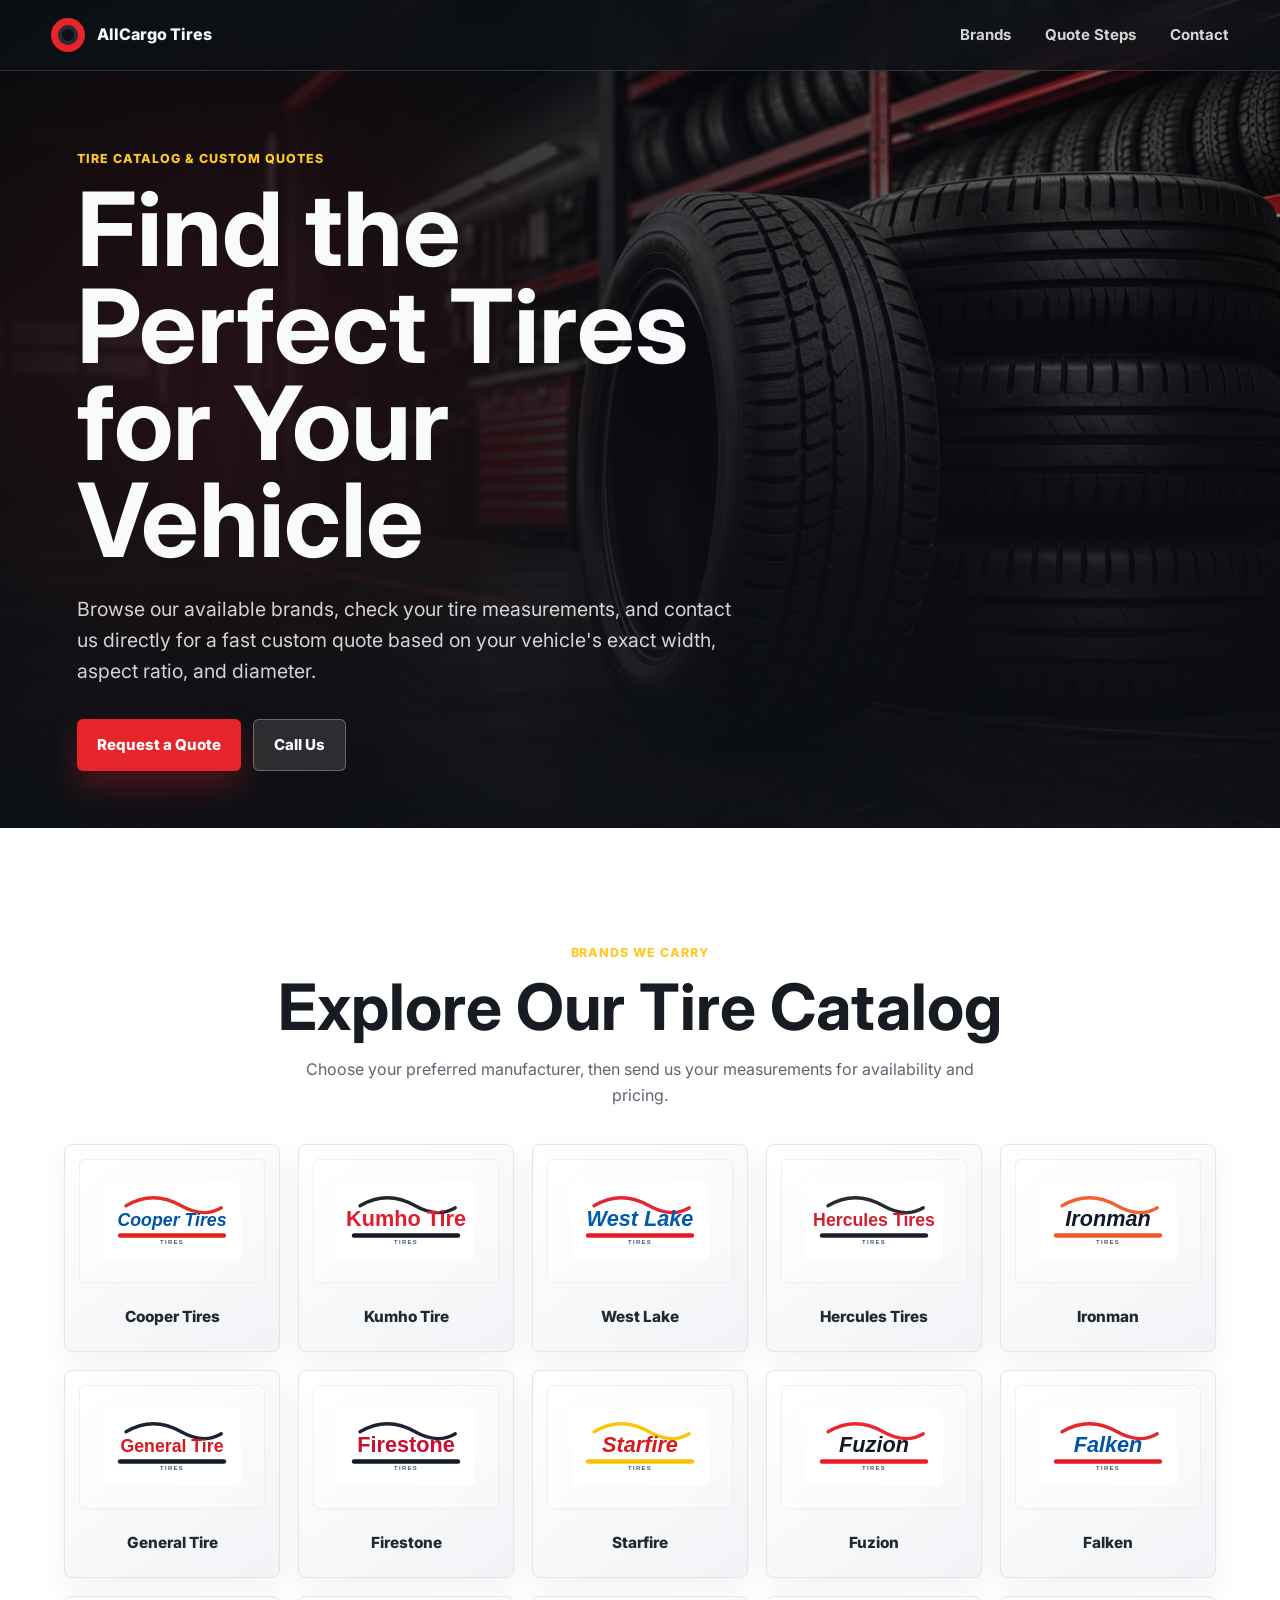
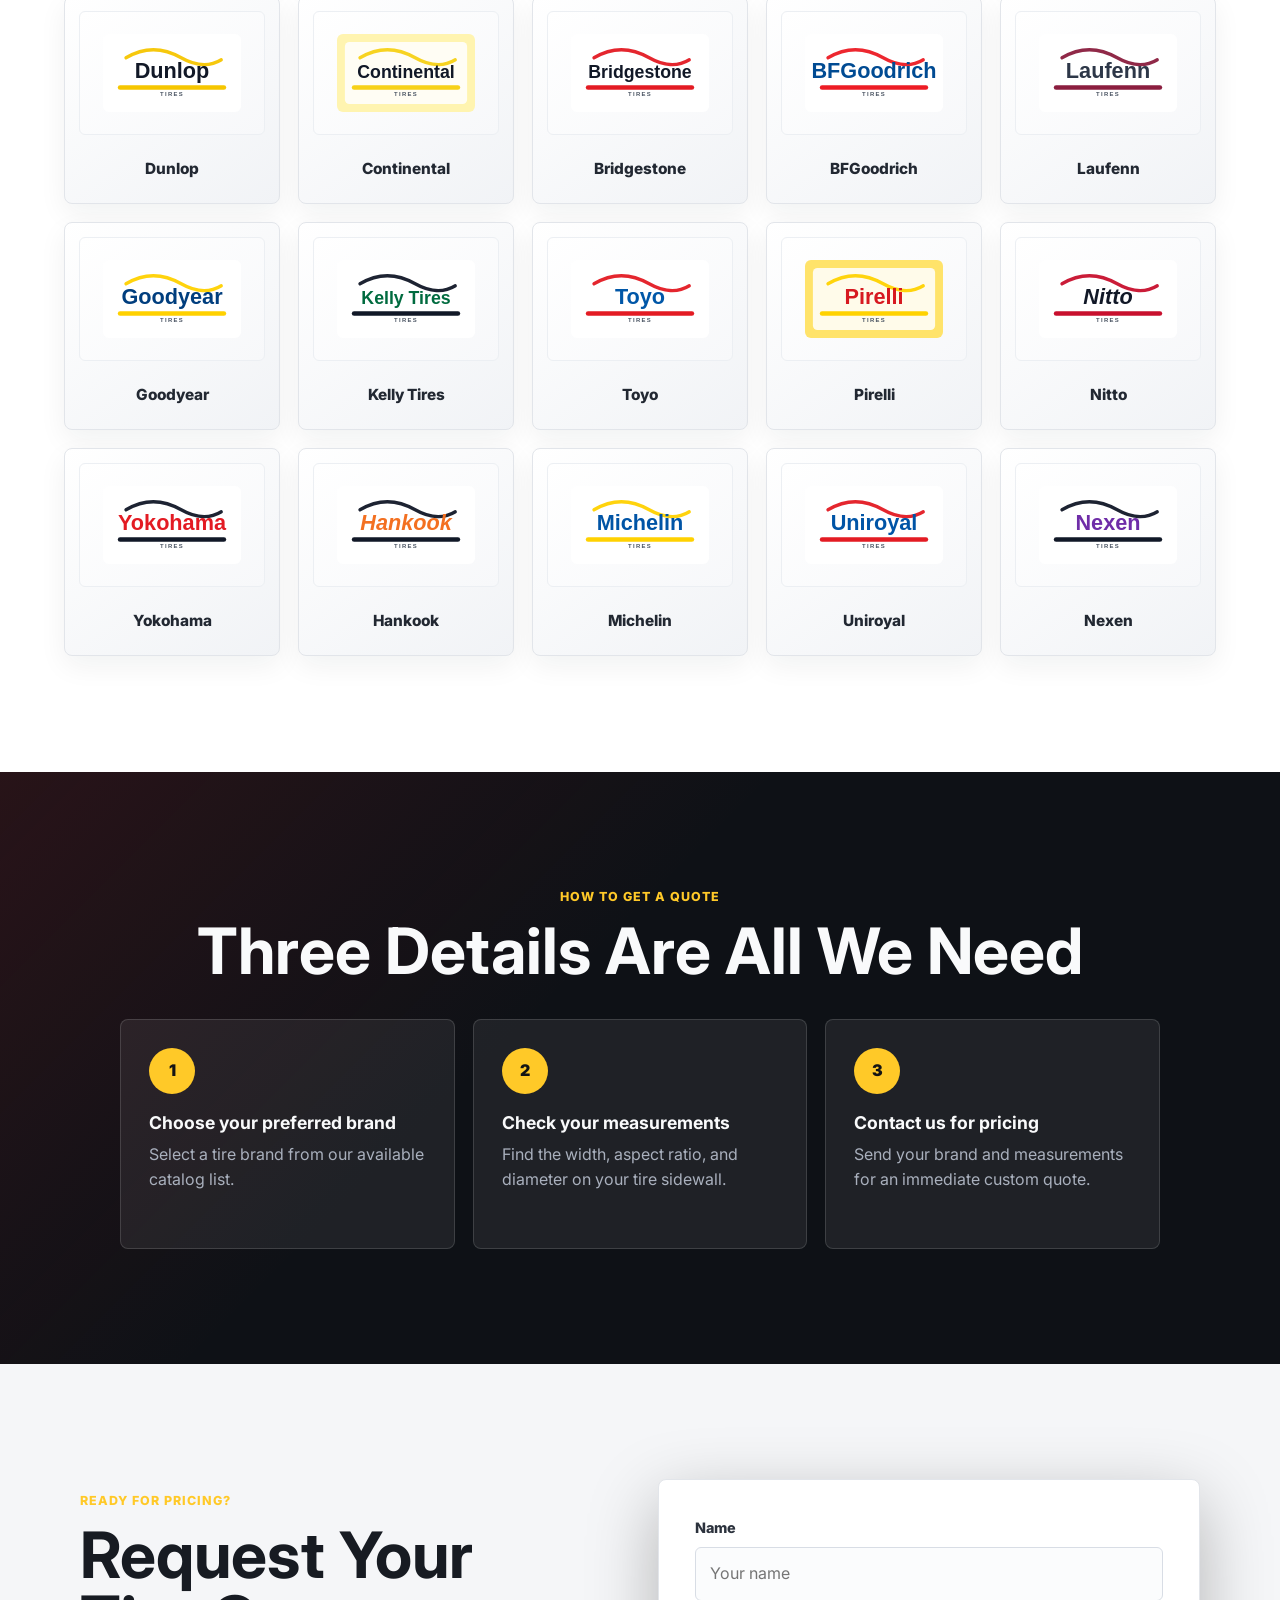
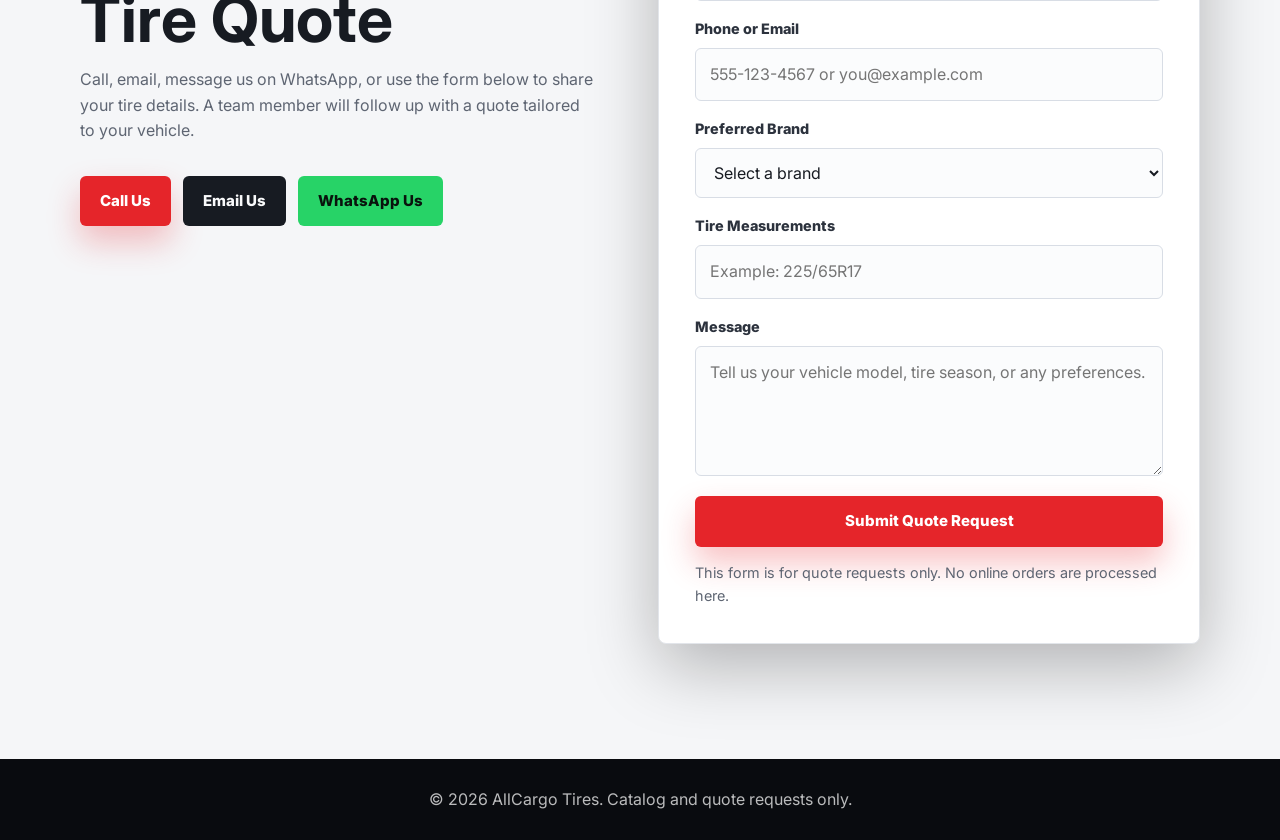
<file: index.html>
<!DOCTYPE html>
<html lang="en">
  <head>
    <meta charset="UTF-8" />
    <meta name="viewport" content="width=device-width, initial-scale=1.0" />
    <meta
      name="description"
      content="Browse tire brands and request a custom tire quote by phone, email, WhatsApp, or quote form."
    />
    <title>AllCargo Tires | Tire Catalog & Quote Requests</title>
    <link rel="preconnect" href="https://fonts.googleapis.com" />
    <link rel="preconnect" href="https://fonts.gstatic.com" crossorigin />
    <link
      href="https://fonts.googleapis.com/css2?family=Inter:wght@400;500;600;700;800&display=swap"
      rel="stylesheet"
    />
    <link rel="stylesheet" href="styles.css" />
  </head>
  <body>
    <header class="site-header" aria-label="Primary navigation">
      <a class="brand-mark" href="#top" aria-label="AllCargo Tires home">
        <span class="brand-icon" aria-hidden="true"></span>
        <span>AllCargo Tires</span>
      </a>

      <nav class="site-nav" aria-label="Page sections">
        <a href="#brands">Brands</a>
        <a href="#quote-steps">Quote Steps</a>
        <a href="#contact">Contact</a>
      </nav>
    </header>

    <main id="top">
      <section class="hero-section" aria-labelledby="hero-title">
        <div class="hero-overlay"></div>
        <div class="hero-content">
          <p class="eyebrow">Tire catalog & custom quotes</p>
          <h1 id="hero-title">Find the Perfect Tires for Your Vehicle</h1>
          <p class="hero-copy">
            Browse our available brands, check your tire measurements, and contact
            us directly for a fast custom quote based on your vehicle's exact
            width, aspect ratio, and diameter.
          </p>
          <div class="hero-actions" aria-label="Quote contact shortcuts">
            <a class="btn btn-primary" href="#quote-form">Request a Quote</a>
            <a class="btn btn-secondary" href="tel:+14388272430">Call Us</a>
          </div>
        </div>
      </section>

      <section class="brands-section page-band" id="brands" aria-labelledby="brands-title">
        <div class="section-heading">
          <p class="eyebrow">Brands we carry</p>
          <h2 id="brands-title">Explore Our Tire Catalog</h2>
          <p>
            Choose your preferred manufacturer, then send us your measurements for
            availability and pricing.
          </p>
        </div>
        <div class="brands-grid" id="brands-grid" aria-label="Available tire brands"></div>
      </section>

      <section class="steps-section page-band" id="quote-steps" aria-labelledby="steps-title">
        <div class="section-heading">
          <p class="eyebrow">How to get a quote</p>
          <h2 id="steps-title">Three Details Are All We Need</h2>
        </div>

        <div class="steps-grid">
          <article class="step-card">
            <span class="step-number">1</span>
            <h3>Choose your preferred brand</h3>
            <p>Select a tire brand from our available catalog list.</p>
          </article>
          <article class="step-card">
            <span class="step-number">2</span>
            <h3>Check your measurements</h3>
            <p>Find the width, aspect ratio, and diameter on your tire sidewall.</p>
          </article>
          <article class="step-card">
            <span class="step-number">3</span>
            <h3>Contact us for pricing</h3>
            <p>Send your brand and measurements for an immediate custom quote.</p>
          </article>
        </div>
      </section>

      <section class="contact-section page-band" id="contact" aria-labelledby="contact-title">
        <div class="contact-layout">
          <div class="contact-copy">
            <p class="eyebrow">Ready for pricing?</p>
            <h2 id="contact-title">Request Your Tire Quote</h2>
            <p>
              Call, email, message us on WhatsApp, or use the form below to share
              your tire details. A team member will follow up with a quote tailored
              to your vehicle.
            </p>

            <div class="contact-buttons" aria-label="Contact methods">
              <a class="btn btn-primary" href="tel:+14388272430">Call Us</a>
              <a class="btn btn-dark" href="mailto:rafaelperedag@gmail.com">Email Us</a>
              <a class="btn btn-whatsapp" href="https://wa.me/14388272430">WhatsApp Us</a>
            </div>
          </div>

          <form
            class="quote-form"
            id="quote-form"
            name="quote-request"
            method="POST"
            action="/thank-you.html"
            data-netlify="true"
            netlify-honeypot="bot-field"
            aria-label="Quote request form"
          >
            <input type="hidden" name="form-name" value="quote-request" />
            <p class="hidden-field">
              <label>
                Do not fill this out if you are human:
                <input name="bot-field" />
              </label>
            </p>
            <div class="form-row">
              <label for="name">Name</label>
              <input id="name" name="name" type="text" placeholder="Your name" required />
            </div>

            <div class="form-row">
              <label for="contact-info">Phone or Email</label>
              <input
                id="contact-info"
                name="contact-info"
                type="text"
                placeholder="555-123-4567 or you@example.com"
                required
              />
            </div>

            <div class="form-row">
              <label for="preferred-brand">Preferred Brand</label>
              <select id="preferred-brand" name="preferred-brand" required>
                <option value="">Select a brand</option>
              </select>
            </div>

            <div class="form-row">
              <label for="measurements">Tire Measurements</label>
              <input
                id="measurements"
                name="measurements"
                type="text"
                placeholder="Example: 225/65R17"
                required
              />
            </div>

            <div class="form-row">
              <label for="message">Message</label>
              <textarea
                id="message"
                name="message"
                rows="4"
                placeholder="Tell us your vehicle model, tire season, or any preferences."
              ></textarea>
            </div>

            <button class="btn btn-primary form-submit" type="submit">
              Submit Quote Request
            </button>
            <p class="form-note" id="form-note" aria-live="polite">
              This form is for quote requests only. No online orders are processed here.
            </p>
          </form>
        </div>
      </section>
    </main>

    <footer class="site-footer">
      <p>&copy; <span id="year"></span> AllCargo Tires. Catalog and quote requests only.</p>
    </footer>

    <script src="script.js"></script>
  </body>
</html>
</file>
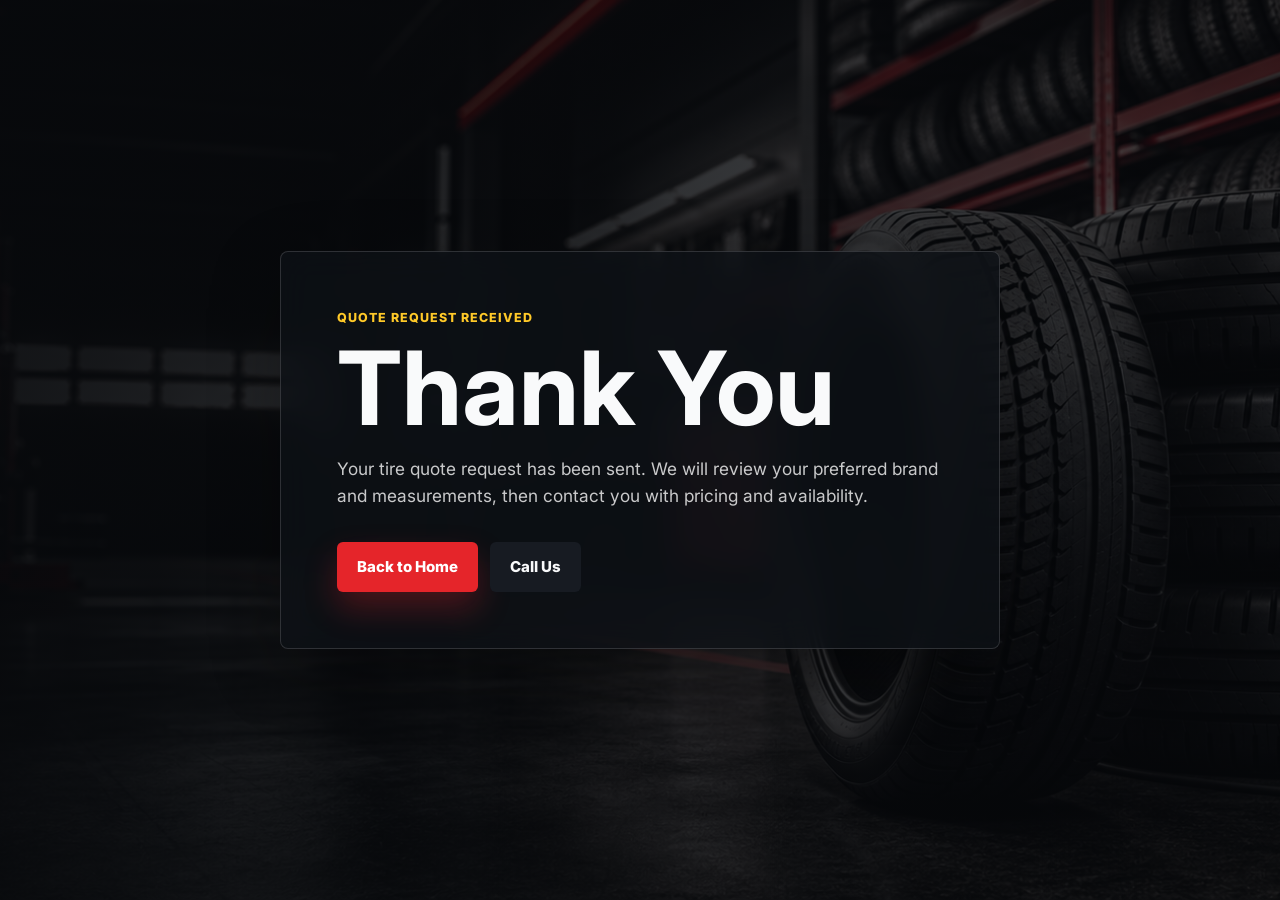
<file: thank-you.html>
<!DOCTYPE html>
<html lang="en">
  <head>
    <meta charset="UTF-8" />
    <meta name="viewport" content="width=device-width, initial-scale=1.0" />
    <title>Quote Request Sent | AllCargo Tires</title>
    <link rel="preconnect" href="https://fonts.googleapis.com" />
    <link rel="preconnect" href="https://fonts.gstatic.com" crossorigin />
    <link
      href="https://fonts.googleapis.com/css2?family=Inter:wght@400;500;600;700;800&display=swap"
      rel="stylesheet"
    />
    <link rel="stylesheet" href="styles.css" />
  </head>
  <body class="thank-you-page">
    <main class="thank-you-section">
      <section class="thank-you-panel" aria-labelledby="thank-you-title">
        <p class="eyebrow">Quote request received</p>
        <h1 id="thank-you-title">Thank You</h1>
        <p>
          Your tire quote request has been sent. We will review your preferred
          brand and measurements, then contact you with pricing and availability.
        </p>
        <div class="hero-actions">
          <a class="btn btn-primary" href="index.html">Back to Home</a>
          <a class="btn btn-dark" href="tel:+15551234567">Call Us</a>
        </div>
      </section>
    </main>
  </body>
</html>
</file>
<file: styles.css>
:root {
  --bg: #0e1116;
  --surface: #171b22;
  --surface-light: #f5f6f8;
  --text: #f9fafb;
  --muted: #a9b0bd;
  --ink: #171b22;
  --ink-muted: #5e6572;
  --accent: #e5252a;
  --accent-dark: #b9151a;
  --accent-yellow: #ffc928;
  --line: rgba(255, 255, 255, 0.14);
  --shadow: 0 22px 70px rgba(0, 0, 0, 0.28);
}

* {
  box-sizing: border-box;
}

html {
  scroll-behavior: smooth;
}

body {
  margin: 0;
  font-family: "Inter", Arial, sans-serif;
  color: var(--ink);
  background: var(--surface-light);
  line-height: 1.6;
}

a {
  color: inherit;
  text-decoration: none;
}

.site-header {
  position: fixed;
  top: 0;
  left: 0;
  z-index: 10;
  display: flex;
  width: 100%;
  align-items: center;
  justify-content: space-between;
  gap: 20px;
  padding: 18px clamp(18px, 4vw, 56px);
  color: var(--text);
  background: rgba(14, 17, 22, 0.78);
  border-bottom: 1px solid var(--line);
  backdrop-filter: blur(16px);
}

.brand-mark {
  display: inline-flex;
  align-items: center;
  gap: 12px;
  font-weight: 800;
  letter-spacing: 0;
}

.brand-icon {
  width: 34px;
  height: 34px;
  border: 7px solid var(--accent);
  border-radius: 50%;
  box-shadow: inset 0 0 0 4px #272d36;
}

.site-nav {
  display: flex;
  gap: clamp(14px, 3vw, 34px);
  font-size: 0.94rem;
  font-weight: 700;
  color: rgba(255, 255, 255, 0.82);
}

.site-nav a:hover,
.site-nav a:focus-visible {
  color: var(--accent-yellow);
}

.hero-section {
  position: relative;
  display: grid;
  min-height: 92vh;
  align-items: center;
  overflow: hidden;
  color: var(--text);
  background:
    linear-gradient(90deg, rgba(7, 9, 12, 0.94) 0%, rgba(7, 9, 12, 0.72) 42%, rgba(7, 9, 12, 0.2) 100%),
    url("assets/tire-shop-hero.png") center right / cover no-repeat;
}

.hero-overlay {
  position: absolute;
  inset: 0;
  background:
    linear-gradient(180deg, rgba(14, 17, 22, 0.16), rgba(14, 17, 22, 0.84)),
    radial-gradient(circle at 18% 50%, rgba(229, 37, 42, 0.22), transparent 38%);
  pointer-events: none;
}

.hero-content {
  position: relative;
  width: min(700px, calc(100% - 36px));
  margin-left: clamp(18px, 6vw, 90px);
  padding-top: 92px;
}

.eyebrow {
  margin: 0 0 12px;
  color: var(--accent-yellow);
  font-size: 0.78rem;
  font-weight: 800;
  letter-spacing: 0.08em;
  text-transform: uppercase;
}

h1,
h2,
h3,
p {
  overflow-wrap: anywhere;
}

h1 {
  max-width: 11ch;
  margin: 0;
  font-size: clamp(3rem, 8vw, 6.5rem);
  line-height: 0.95;
  letter-spacing: 0;
}

h2 {
  margin: 0;
  font-size: clamp(2rem, 5vw, 4rem);
  line-height: 1;
  letter-spacing: 0;
}

h3 {
  margin: 18px 0 8px;
  color: inherit;
  font-size: 1.1rem;
  line-height: 1.25;
}

.hero-copy {
  max-width: 670px;
  margin: 24px 0 0;
  color: rgba(255, 255, 255, 0.82);
  font-size: clamp(1rem, 2vw, 1.22rem);
}

.hero-actions,
.contact-buttons {
  display: flex;
  flex-wrap: wrap;
  gap: 12px;
  margin-top: 32px;
}

.btn {
  display: inline-flex;
  min-height: 48px;
  align-items: center;
  justify-content: center;
  border: 0;
  border-radius: 6px;
  padding: 13px 20px;
  font: inherit;
  font-size: 0.94rem;
  font-weight: 800;
  cursor: pointer;
  transition: transform 180ms ease, box-shadow 180ms ease, background 180ms ease;
}

.btn:hover,
.btn:focus-visible {
  transform: translateY(-2px);
}

.btn-primary {
  color: #fff;
  background: var(--accent);
  box-shadow: 0 16px 32px rgba(229, 37, 42, 0.28);
}

.btn-primary:hover,
.btn-primary:focus-visible {
  background: var(--accent-dark);
}

.btn-secondary {
  color: var(--text);
  background: rgba(255, 255, 255, 0.12);
  border: 1px solid rgba(255, 255, 255, 0.28);
}

.btn-dark {
  color: var(--text);
  background: var(--surface);
}

.btn-whatsapp {
  color: #09130d;
  background: #27d367;
}

.page-band {
  padding: clamp(70px, 9vw, 120px) clamp(18px, 5vw, 72px);
}

.section-heading {
  width: min(900px, 100%);
  margin: 0 auto 36px;
  text-align: center;
}

.section-heading p:not(.eyebrow) {
  max-width: 720px;
  margin: 18px auto 0;
  color: var(--ink-muted);
}

.brands-section {
  background: #ffffff;
}

.brands-grid {
  display: grid;
  grid-template-columns: repeat(auto-fit, minmax(180px, 1fr));
  gap: 18px;
  width: min(1180px, 100%);
  margin: 0 auto;
}

.brand-tile {
  display: flex;
  min-height: 170px;
  flex-direction: column;
  align-items: stretch;
  justify-content: space-between;
  gap: 14px;
  padding: 14px;
  color: #222832;
  font-weight: 800;
  text-align: center;
  background:
    linear-gradient(145deg, #ffffff, #f1f3f6),
    #ffffff;
  border: 1px solid #e2e5ea;
  border-radius: 8px;
  box-shadow: 0 10px 28px rgba(23, 27, 34, 0.06);
  transition: transform 180ms ease, box-shadow 180ms ease, border-color 180ms ease;
}

.brand-tile:hover,
.brand-tile:focus-within {
  border-color: rgba(229, 37, 42, 0.35);
  box-shadow: 0 18px 38px rgba(23, 27, 34, 0.12);
  transform: translateY(-4px);
}

.brand-logo-frame {
  display: grid;
  width: 100%;
  aspect-ratio: 16 / 9;
  place-items: center;
  padding: 22px;
  border-radius: 6px;
  background:
    linear-gradient(145deg, #ffffff, #f7f8fa),
    #ffffff;
  border: 1px solid #eceff3;
}

.brand-logo {
  display: block;
  width: 100%;
  max-width: 168px;
  max-height: 78px;
  object-fit: contain;
}

.brand-name {
  display: grid;
  min-height: 40px;
  place-items: center;
  color: #222832;
  font-size: 0.96rem;
  line-height: 1.2;
}

.steps-section {
  color: var(--text);
  background:
    linear-gradient(135deg, rgba(229, 37, 42, 0.12), transparent 42%),
    var(--bg);
}

.steps-section .section-heading p:not(.eyebrow) {
  color: var(--muted);
}

.steps-grid {
  display: grid;
  grid-template-columns: repeat(3, minmax(0, 1fr));
  gap: 18px;
  width: min(1040px, 100%);
  margin: 0 auto;
}

.step-card {
  min-height: 230px;
  padding: 28px;
  color: var(--text);
  background: rgba(255, 255, 255, 0.07);
  border: 1px solid var(--line);
  border-radius: 8px;
}

.step-card p {
  margin: 0;
  color: var(--muted);
}

.step-number {
  display: inline-grid;
  width: 46px;
  height: 46px;
  place-items: center;
  color: #141414;
  font-weight: 900;
  background: var(--accent-yellow);
  border-radius: 50%;
}

.contact-section {
  background: #f5f6f8;
}

.contact-layout {
  display: grid;
  grid-template-columns: minmax(0, 0.95fr) minmax(320px, 1fr);
  gap: clamp(28px, 5vw, 72px);
  width: min(1120px, 100%);
  margin: 0 auto;
  align-items: start;
}

.contact-copy {
  padding-top: 12px;
}

.contact-copy p:not(.eyebrow) {
  max-width: 580px;
  color: var(--ink-muted);
}

.quote-form {
  padding: clamp(22px, 4vw, 36px);
  background: #ffffff;
  border: 1px solid #e2e5ea;
  border-radius: 8px;
  box-shadow: var(--shadow);
}

.form-row {
  display: grid;
  gap: 8px;
  margin-bottom: 16px;
}

.hidden-field {
  display: none;
}

label {
  color: #2c323d;
  font-size: 0.9rem;
  font-weight: 800;
}

input,
select,
textarea {
  width: 100%;
  border: 1px solid #d8dde5;
  border-radius: 6px;
  padding: 13px 14px;
  color: var(--ink);
  background: #fbfcfd;
  font: inherit;
}

input:focus,
select:focus,
textarea:focus {
  border-color: var(--accent);
  outline: 3px solid rgba(229, 37, 42, 0.14);
}

textarea {
  resize: vertical;
}

.form-submit {
  width: 100%;
  margin-top: 4px;
}

.form-note {
  margin: 14px 0 0;
  color: var(--ink-muted);
  font-size: 0.9rem;
}

.site-footer {
  padding: 28px 18px;
  color: rgba(255, 255, 255, 0.72);
  text-align: center;
  background: #090b0f;
}

.site-footer p {
  margin: 0;
}

.thank-you-page {
  min-height: 100vh;
  color: var(--text);
  background:
    linear-gradient(90deg, rgba(7, 9, 12, 0.92), rgba(7, 9, 12, 0.74)),
    url("assets/tire-shop-hero.png") center / cover no-repeat;
}

.thank-you-section {
  display: grid;
  min-height: 100vh;
  place-items: center;
  padding: 28px;
}

.thank-you-panel {
  width: min(720px, 100%);
  padding: clamp(32px, 6vw, 56px);
  background: rgba(14, 17, 22, 0.78);
  border: 1px solid var(--line);
  border-radius: 8px;
  box-shadow: var(--shadow);
  backdrop-filter: blur(16px);
}

.thank-you-panel h1 {
  max-width: none;
}

.thank-you-panel p:not(.eyebrow) {
  color: rgba(255, 255, 255, 0.78);
  font-size: 1.08rem;
}

@media (max-width: 820px) {
  .site-header {
    position: absolute;
    flex-direction: column;
    align-items: flex-start;
    padding: 16px 18px;
  }

  .site-nav {
    width: 100%;
    justify-content: space-between;
  }

  .hero-section {
    min-height: 880px;
    align-items: end;
    background-position: 62% center;
  }

  .hero-content {
    width: calc(100% - 36px);
    margin: 0 auto;
    padding: 180px 0 70px;
  }

  h1 {
    max-width: 10ch;
  }

  .steps-grid,
  .contact-layout {
    grid-template-columns: 1fr;
  }

  .step-card {
    min-height: auto;
  }
}

@media (max-width: 520px) {
  .site-nav {
    gap: 10px;
    font-size: 0.86rem;
  }

  .brand-mark {
    font-size: 0.95rem;
  }

  .hero-section {
    min-height: 820px;
  }

  .hero-actions,
  .contact-buttons {
    display: grid;
  }

  .btn {
    width: 100%;
  }

  .brands-grid {
    grid-template-columns: repeat(2, minmax(0, 1fr));
    gap: 10px;
  }

  .brand-tile {
    min-height: 146px;
    padding: 10px;
    font-size: 0.9rem;
  }

  .brand-logo-frame {
    padding: 14px;
  }

  .brand-name {
    min-height: 34px;
    font-size: 0.84rem;
  }
}
</file>
